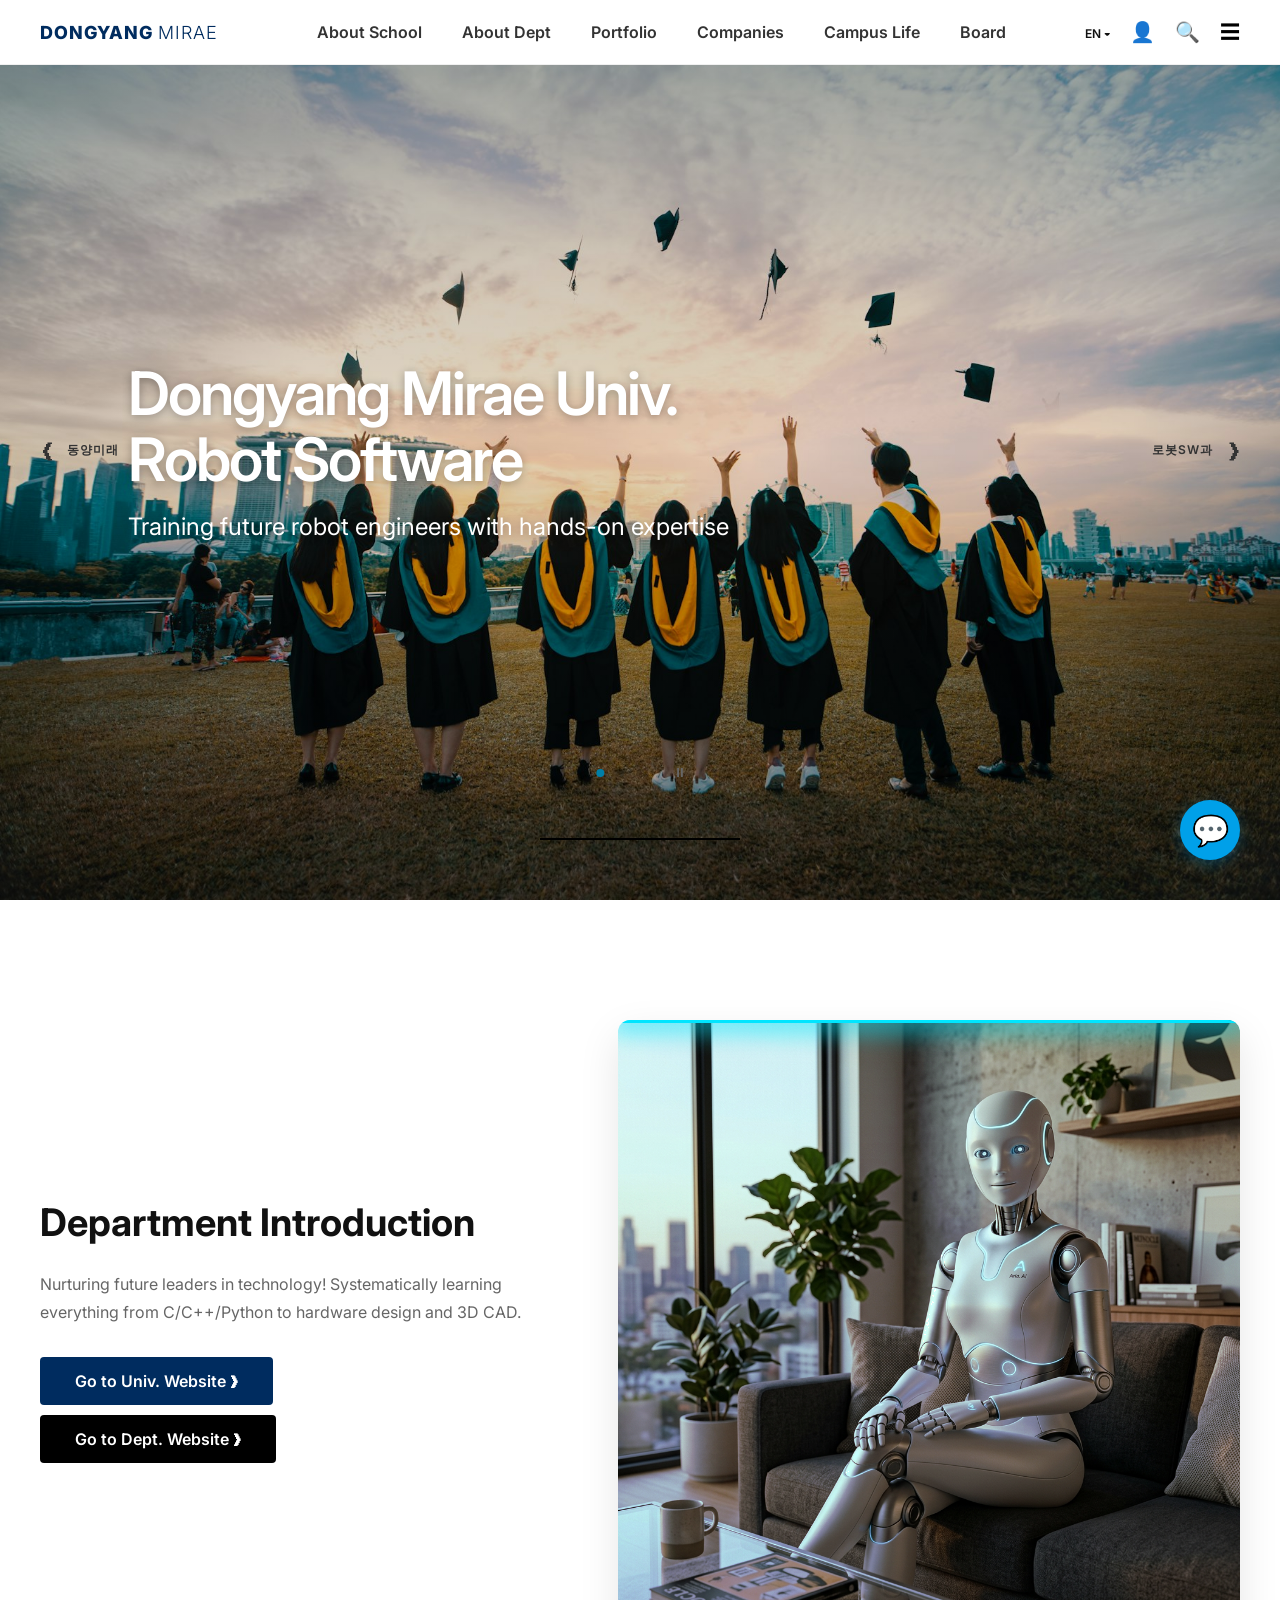
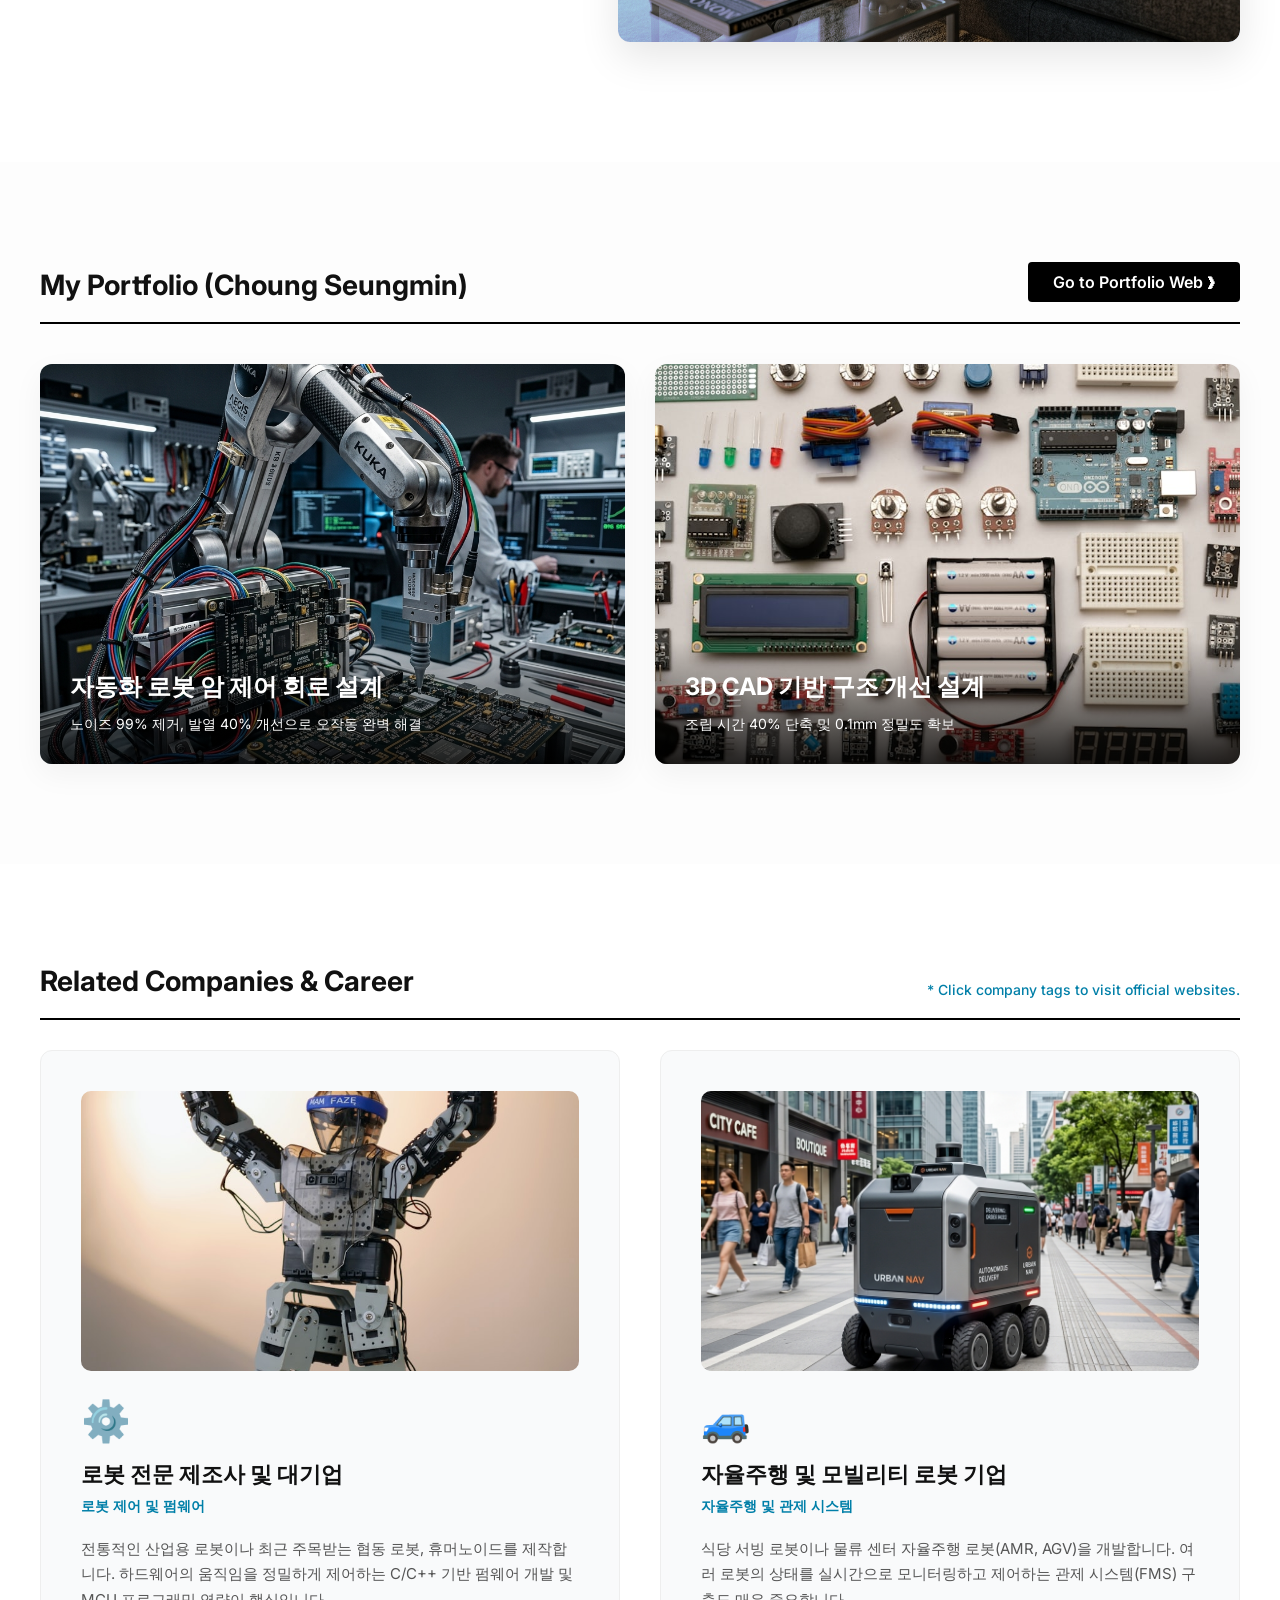
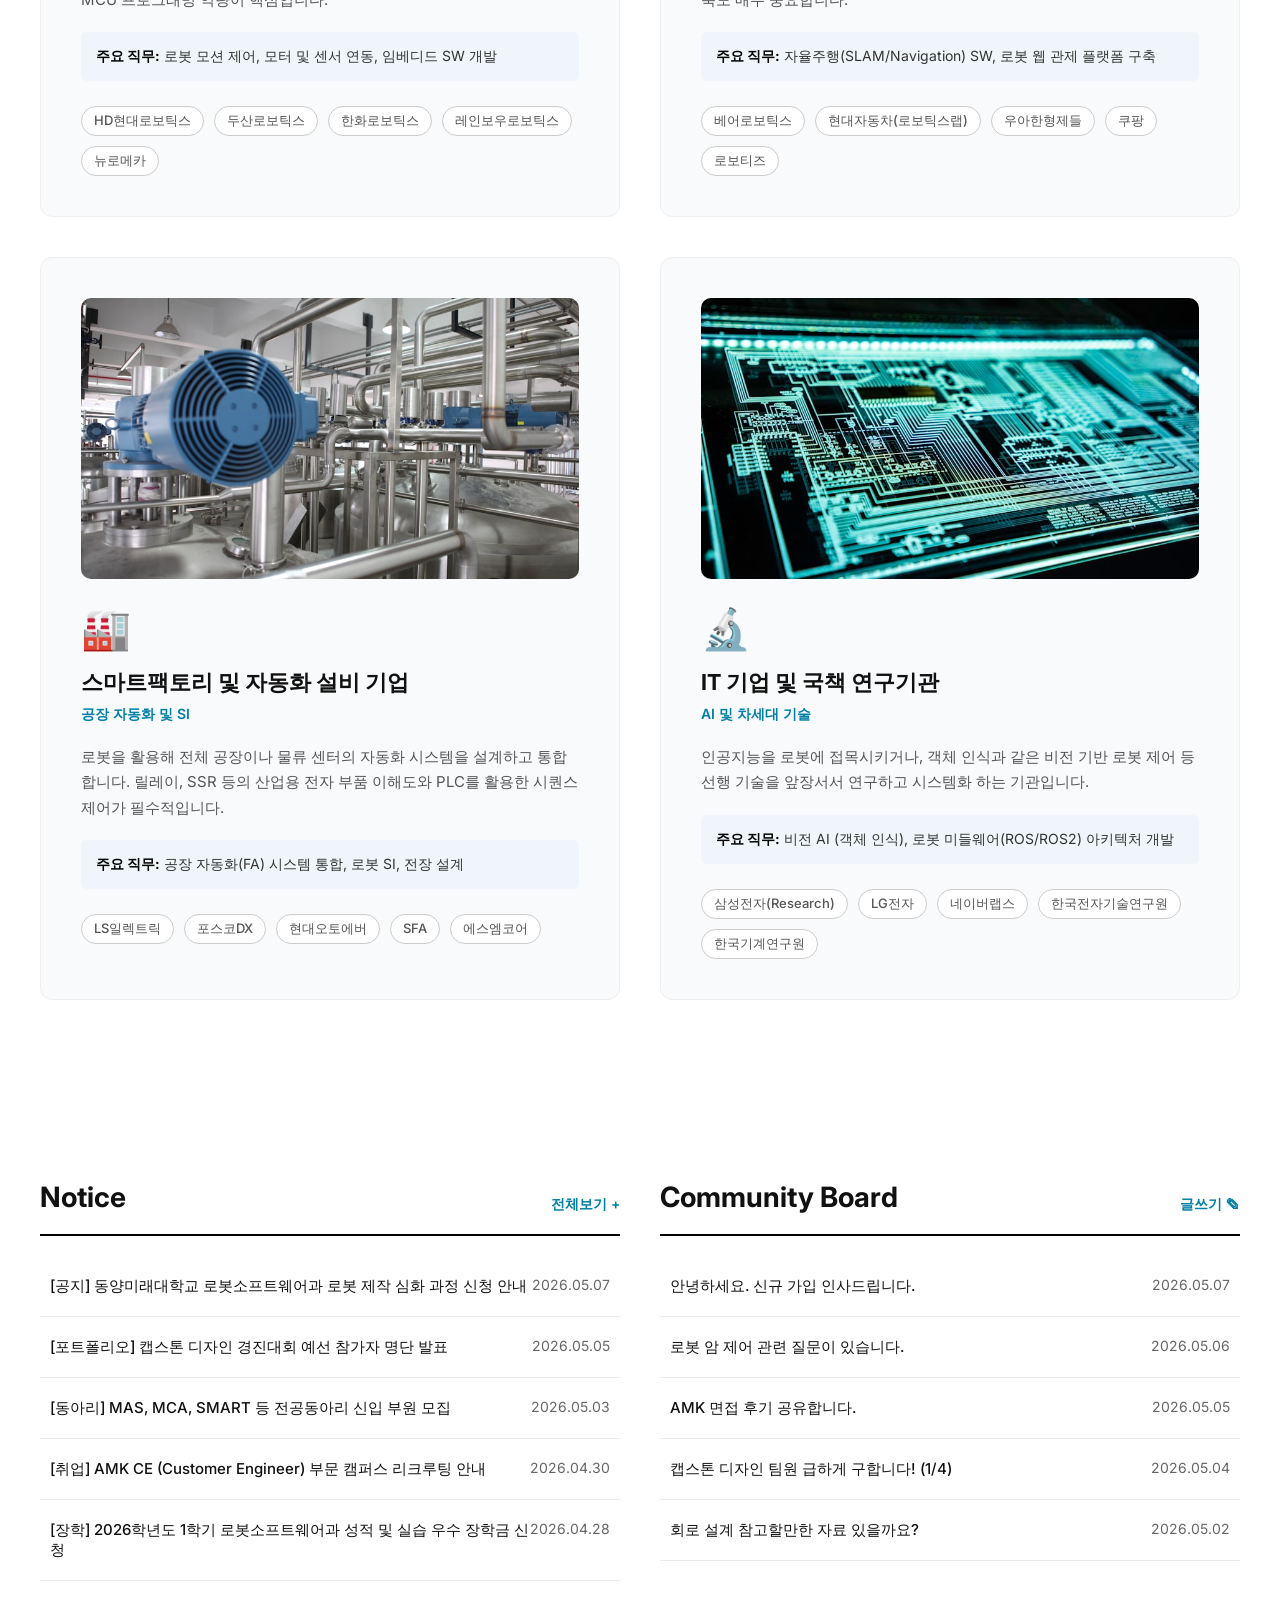
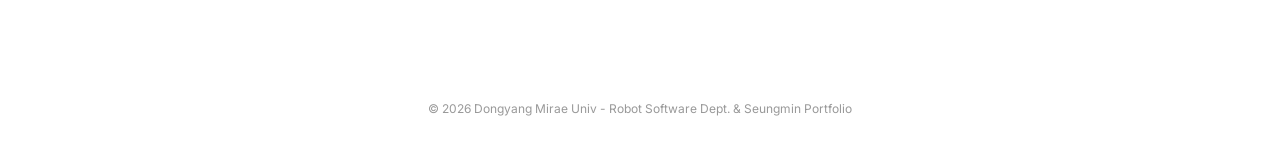
<file: homepage/index.html>
<!DOCTYPE html>
<html lang="ko">
<head>
    <meta charset="UTF-8">
    <meta name="viewport" content="width=device-width, initial-scale=1.0">
    <title>Hyundai Style School Homepage</title>
    <link rel="stylesheet" href="style.css">
    <link href="https://fonts.googleapis.com/css2?family=Inter:wght@300;400;600;700&display=swap" rel="stylesheet">
</head>
<body>
    <header class="header">
        <div id="scroll-progress-container">
            <div id="scroll-progress-bar"></div>
        </div>
        <div class="header-container">
            <div class="logo">
                <a href="#">DONGYANG <span style="font-weight:300">MIRAE</span></a>
            </div>
            <nav class="nav">
                <ul>
                    <li><a href="https://www.dongyang.ac.kr/dmu/4339/subview.do" target="_blank" data-i18n="nav_school">학교소개</a></li>
                    <li><a href="#dept" data-i18n="nav_dept">학과소개</a></li>
                    <li><a href="#portfolio" data-i18n="nav_portfolio">나의 포트폴리오</a></li>
                    <li><a href="#company" data-i18n="nav_company">관련 회사</a></li>
                    <li><a href="https://www.dongyang.ac.kr/dmu/4811/subview.do" target="_blank" data-i18n="nav_life">학교생활</a></li>
                    <li><a href="#board" data-i18n="nav_board">게시판</a></li>
                </ul>
            </nav>
            <div class="header-icons">
                <div class="lang-dropdown">
                    <span class="lang-select">KR ▾</span>
                    <ul class="lang-menu">
                        <li><a href="#" data-lang="KR">KR</a></li>
                        <li><a href="#" data-lang="EN">EN</a></li>
                        <li><a href="#" data-lang="CN">CN</a></li>
                        <li><a href="#" data-lang="JP">JP</a></li>
                    </ul>
                </div>
                <button class="icon-btn user-btn">👤</button>
                <button class="icon-btn search-btn">🔍</button>
                <button class="icon-btn menu-btn">☰</button>
            </div>
        </div>
    </header>

    <main>
        <!-- Hero Slider Section -->
        <section class="hero-slider">
            <div class="slider-container">
                <div class="slide active">
                    <img src="hero1.jpg" alt="동양미래대학교 캠퍼스 전경">
                    <div class="slide-content animate-on-load">
                        <h1 style="font-size: 60px;" data-i18n="hero1_title">동양미래대학교<br>로봇소프트웨어과</h1>
                        <p style="font-size: 24px; margin-top: 20px;" data-i18n="hero1_desc">현장 실무 중심의 미래 로봇 엔지니어 양성</p>
                    </div>
                </div>
                <div class="slide">
                    <img src="hero2.jpg" alt="로봇 제어 기술 및 포트폴리오">
                    <div class="slide-content animate-on-load">
                        <h1 style="font-size: 60px;" data-i18n="hero2_title">Choung Seungmin<br>Portfolio</h1>
                        <p style="font-size: 24px; margin-top: 20px;" data-i18n="hero2_desc">AMK Maintenance Engineer Candidate</p>
                    </div>
                </div>
                <div class="slide">
                    <img src="hero3.jpg" alt="전자회로 분석 및 엔지니어링">
                    <div class="slide-content animate-on-load">
                        <h1 style="font-size: 60px;" data-i18n="hero3_title">트러블슈팅과<br>혁신적 문제해결</h1>
                        <p style="font-size: 24px; margin-top: 20px;" data-i18n="hero3_desc">전자회로 분석 및 3D CAD 정밀 설계 역량</p>
                    </div>
                </div>
            </div>

            <!-- Hero Nav Arrows -->
            <div class="hero-nav-arrow left-arrow">❮ <span class="nav-text">동양미래</span></div>
            <div class="hero-nav-arrow right-arrow"><span class="nav-text">로봇SW과</span> ❯</div>

            <div class="slider-bottom-controls">
                <div class="slider-dots">
                    <span class="dot active"></span>
                    <span class="dot"></span>
                    <span class="dot"></span>
                    <button class="pause-btn">II</button>
                </div>
            </div>

            <!-- Scroll Indicator -->
            <div class="scroll-line"></div>
        </section>

        <!-- Department Section -->
        <section id="dept" class="content-section fade-in">
            <div class="container">
                <div class="section-image-text">
                    <div class="text-content">
                        <h2 data-i18n="dept_title">로봇소프트웨어과 학과소개</h2>
                        <p data-i18n="dept_desc">미래 기술을 선도하는 현장 실무형 인재 양성! C, C++, Python 프로그래밍부터 하드웨어 회로 설계, 3D CAD까지 전문 지식을 체계적으로 배웁니다.</p>
                        <div style="display: flex; flex-direction: column; gap: 10px; align-items: flex-start;">
                            <a href="https://www.dongyang.ac.kr/sites/dmu/index.do" target="_blank" class="primary-btn" style="background-color: var(--primary-color);" aria-label="동양미래대학교 홈페이지로 이동" data-i18n="btn_school">학교 홈페이지 가기 ❯</a>
                            <a href="https://www.dongyang.ac.kr/dmu/4495/subview.do" target="_blank" class="primary-btn" aria-label="로봇소프트웨어과 학과 홈페이지로 이동" data-i18n="btn_dept">학과 홈페이지 가기 ❯</a>
                        </div>
                    </div>
                    <div class="image-content ai-wrapper">
                        <img src="sleek_robot_ai.png" alt="로봇소프트웨어과 미래 피지컬 AI 실습 이미지">
                        <div class="ai-scanner-line"></div>
                        <div class="ai-scanner-overlay"></div>
                    </div>
                </div>
            </div>
        </section>

        <!-- Portfolio Section -->
        <section id="portfolio" class="portfolio-section fade-in">
            <div class="container">
                <div class="section-header" style="display: flex; justify-content: space-between; align-items: flex-end;">
                    <h2 style="margin-bottom: 0;" data-i18n="port_title">나의 포트폴리오 (Choung Seungmin)</h2>
                    <a href="https://my-web-6f7k.vercel.app/" target="_blank" class="primary-btn" style="padding: 10px 25px;" aria-label="포트폴리오 전체 보기" data-i18n="btn_port_web">포트폴리오 웹사이트 가기 ❯</a>
                </div>
                <div class="portfolio-grid">
                    <div class="portfolio-card">
                        <img src="robot_arm_circuit.png" alt="자동화 로봇 암 제어 회로 설계 프로토타입">
                        <div class="card-info">
                            <h3>자동화 로봇 암 제어 회로 설계</h3>
                            <span style="font-size: 14px;">노이즈 99% 제거, 발열 40% 개선으로 오작동 완벽 해결</span>
                        </div>
                    </div>
                    <div class="portfolio-card">
                        <img src="port2.jpg" alt="3D CAD 기반 로봇 하드웨어 도면 설계">
                        <div class="card-info">
                            <h3>3D CAD 기반 구조 개선 설계</h3>
                            <span style="font-size: 14px;">조립 시간 40% 단축 및 0.1mm 정밀도 확보</span>
                        </div>
                    </div>
                </div>
            </div>
        </section>

        <!-- Company Section -->
        <section id="company" class="company-section fade-in">
            <div class="container">
                <div class="section-header">
                    <h2 data-i18n="comp_title">관련 회사 및 진출 분야</h2>
                    <span style="font-size: 14px; color: #007fa8; font-weight: 500; margin-left: 20px; vertical-align: bottom;" data-i18n="comp_notice">* 회사 태그를 클릭하시면 공식 홈페이지로 연결됩니다.</span>
                </div>
                <div class="company-grid">
                    <!-- Category 1 -->
                    <div class="company-card">
                        <img src="comp1.jpg" alt="로봇 제조사">
                        <div class="company-icon">⚙️</div>
                        <h3>로봇 전문 제조사 및 대기업</h3>
                        <span class="company-subtitle">로봇 제어 및 펌웨어</span>
                        <p>전통적인 산업용 로봇이나 최근 주목받는 협동 로봇, 휴머노이드를 제작합니다. 하드웨어의 움직임을 정밀하게 제어하는 C/C++ 기반 펌웨어 개발 및 MCU 프로그래밍 역량이 핵심입니다.</p>
                        <div class="company-roles"><strong>주요 직무:</strong> 로봇 모션 제어, 모터 및 센서 연동, 임베디드 SW 개발</div>
                        <div class="company-tags">
                            <a href="http://www.hd-hyundairobotics.com" target="_blank" aria-label="HD현대로보틱스">HD현대로보틱스</a>
                            <a href="https://www.doosanrobotics.com" target="_blank" aria-label="두산로보틱스">두산로보틱스</a>
                            <a href="https://www.hanwharobotics.com" target="_blank" aria-label="한화로보틱스">한화로보틱스</a>
                            <a href="https://www.rainbow-robotics.com" target="_blank" aria-label="레인보우로보틱스">레인보우로보틱스</a>
                            <a href="https://neuromeka.com" target="_blank" aria-label="뉴로메카">뉴로메카</a>
                        </div>
                    </div>
                    <!-- Category 2 -->
                    <div class="company-card">
                        <img src="mobility_robot_ai.png" alt="자율주행 및 모빌리티">
                        <div class="company-icon">🚙</div>
                        <h3>자율주행 및 모빌리티 로봇 기업</h3>
                        <span class="company-subtitle">자율주행 및 관제 시스템</span>
                        <p>식당 서빙 로봇이나 물류 센터 자율주행 로봇(AMR, AGV)을 개발합니다. 여러 로봇의 상태를 실시간으로 모니터링하고 제어하는 관제 시스템(FMS) 구축도 매우 중요합니다.</p>
                        <div class="company-roles"><strong>주요 직무:</strong> 자율주행(SLAM/Navigation) SW, 로봇 웹 관제 플랫폼 구축</div>
                        <div class="company-tags">
                            <a href="https://www.bearrobotics.ai" target="_blank" aria-label="베어로보틱스">베어로보틱스</a>
                            <a href="https://www.hyundaimotorgroup.com" target="_blank" aria-label="현대자동차(로보틱스랩)">현대자동차(로보틱스랩)</a>
                            <a href="https://www.woowahan.com" target="_blank" aria-label="우아한형제들">우아한형제들</a>
                            <a href="https://www.coupang.jobs" target="_blank" aria-label="쿠팡">쿠팡</a>
                            <a href="https://www.robotis.com" target="_blank" aria-label="로보티즈">로보티즈</a>
                        </div>
                    </div>
                    <!-- Category 3 -->
                    <div class="company-card">
                        <img src="comp3.jpg" alt="스마트팩토리 설비">
                        <div class="company-icon">🏭</div>
                        <h3>스마트팩토리 및 자동화 설비 기업</h3>
                        <span class="company-subtitle">공장 자동화 및 SI</span>
                        <p>로봇을 활용해 전체 공장이나 물류 센터의 자동화 시스템을 설계하고 통합합니다. 릴레이, SSR 등의 산업용 전자 부품 이해도와 PLC를 활용한 시퀀스 제어가 필수적입니다.</p>
                        <div class="company-roles"><strong>주요 직무:</strong> 공장 자동화(FA) 시스템 통합, 로봇 SI, 전장 설계</div>
                        <div class="company-tags">
                            <a href="https://www.lselectric.co.kr" target="_blank" aria-label="LS일렉트릭">LS일렉트릭</a>
                            <a href="https://www.poscodx.com" target="_blank" aria-label="포스코DX">포스코DX</a>
                            <a href="https://www.hyundai-autoever.com" target="_blank" aria-label="현대오토에버">현대오토에버</a>
                            <a href="https://www.sfa.co.kr" target="_blank" aria-label="SFA">SFA</a>
                            <a href="https://www.smcore.com" target="_blank" aria-label="에스엠코어">에스엠코어</a>
                        </div>
                    </div>
                    <!-- Category 4 -->
                    <div class="company-card">
                        <img src="comp4.jpg" alt="IT 및 AI 기술">
                        <div class="company-icon">🔬</div>
                        <h3>IT 기업 및 국책 연구기관</h3>
                        <span class="company-subtitle">AI 및 차세대 기술</span>
                        <p>인공지능을 로봇에 접목시키거나, 객체 인식과 같은 비전 기반 로봇 제어 등 선행 기술을 앞장서서 연구하고 시스템화 하는 기관입니다.</p>
                        <div class="company-roles"><strong>주요 직무:</strong> 비전 AI (객체 인식), 로봇 미들웨어(ROS/ROS2) 아키텍처 개발</div>
                        <div class="company-tags">
                            <a href="https://research.samsung.com" target="_blank" aria-label="삼성전자(Research)">삼성전자(Research)</a>
                            <a href="https://www.lge.co.kr/robots" target="_blank" aria-label="LG전자">LG전자</a>
                            <a href="https://www.naverlabs.com" target="_blank" aria-label="네이버랩스">네이버랩스</a>
                            <a href="https://www.keti.re.kr/main/main.php" target="_blank" aria-label="한국전자기술연구원">한국전자기술연구원</a>
                            <a href="https://www.kimm.re.kr/" target="_blank" aria-label="한국기계연구원">한국기계연구원</a>
                        </div>
                    </div>
                </div>
            </div>
        </section>

        <!-- Dynamic Content Sections -->
        <section id="board" class="board-section fade-in">
            <div class="container board-flex-container">
                <!-- Notice Board -->
                <div class="board-half">
                    <div class="section-header">
                        <h2 data-i18n="board_notice">공지사항</h2>
                        <a href="https://www.dongyang.ac.kr/dmu/4903/subview.do" target="_blank" class="more-btn">전체보기 +</a>
                    </div>
                    <div class="board-container">
                        <div class="board-list" id="board-list">
                            <div class="board-item loading">데이터를 불러오는 중입니다...</div>
                        </div>
                    </div>
                </div>

                <!-- Free Board (Dynamic) -->
                <div class="board-half">
                    <div class="section-header">
                        <h2 data-i18n="board_free">자유게시판 (Community)</h2>
                        <button id="write-post-btn" class="more-btn" style="background:none; border:none; cursor:pointer;" aria-label="새 글 작성하기">글쓰기 ✎</button>
                    </div>
                    <div class="board-container">
                        <div class="board-list" id="free-board-list">
                            <!-- JS will populate this -->
                        </div>
                    </div>
                </div>
            </div>
        </section>
    </main>

    <!-- Floating Chatbot -->
    <div class="chatbot-floating" id="chatbot-btn" aria-label="챗봇 열기">
        <div class="bot-icon">💬</div>
    </div>
    
    <!-- Chatbot Window -->
    <div class="chat-window" id="chat-window">
        <div class="chat-header">
            <h3>DMU AI 챗봇</h3>
            <button class="close-chat" id="close-chat">✕</button>
        </div>
        <div class="chat-messages" id="chat-messages">
            <div class="message bot">안녕하세요! 동양미래대학교 로봇소프트웨어과 AI 챗봇입니다. 무엇을 도와드릴까요?</div>
        </div>
        <div class="chat-input-area">
            <input type="text" id="chat-input" placeholder="메시지를 입력하세요..." aria-label="채팅 입력">
            <button id="chat-send">전송</button>
        </div>
    </div>

    <!-- Login Modal -->
    <div class="modal overlay" id="login-modal" role="dialog" aria-modal="true">
        <div class="modal-content login-box">
            <button class="close-btn login-close" aria-label="창 닫기">✕</button>
            <h2>Welcome Back</h2>
            <p>동양미래대학교 웹사이트에 오신 것을 환영합니다.</p>
            <form class="login-form">
                <input type="text" placeholder="아이디" required aria-label="아이디">
                <input type="password" placeholder="비밀번호" required aria-label="비밀번호">
                <button type="submit" class="primary-btn login-submit">로그인</button>
            </form>
            <div class="modal-links">
                <a href="#">아이디 찾기</a>
                <span class="divider">|</span>
                <a href="#">비밀번호 찾기</a>
                <span class="divider">|</span>
                <a href="#">회원가입</a>
            </div>
        </div>
    </div>

    <!-- Write Post Modal (Dynamic Board) -->
    <div class="modal overlay" id="write-modal" role="dialog" aria-modal="true">
        <div class="modal-content login-box">
            <button class="close-btn write-close" aria-label="창 닫기">✕</button>
            <h2>새 게시글 작성</h2>
            <p>자유롭게 여러분의 의견을 남겨주세요. (Firebase 기능 연동 가능)</p>
            <form id="write-form" style="margin-top:20px;">
                <input type="text" id="post-title" placeholder="게시글 제목을 입력하세요" required style="width:100%; padding: 15px; margin-bottom: 20px; border: 1px solid #ddd; border-radius: 6px; font-size: 15px;" aria-label="제목">
                <textarea id="post-content" placeholder="내용을 입력하세요..." required style="width: 100%; height: 120px; padding: 15px; margin-bottom: 20px; border: 1px solid #ddd; border-radius: 6px; font-size: 15px; resize:none;" aria-label="내용"></textarea>
                <button type="submit" class="primary-btn" style="width:100%; font-size:16px;">게시글 등록하기</button>
            </form>
        </div>
    </div>

    <!-- Search Overlay -->
    <div class="search-overlay" id="search-overlay">
        <button class="close-btn search-close">✕</button>
        <div class="search-container">
            <h2 style="margin-bottom: 20px; font-weight: 300;">무엇을 찾으십니까?</h2>
            <div class="search-bar">
                <input type="text" id="main-search-input" placeholder="검색어를 입력해주세요.">
                <button class="icon-btn" id="main-search-btn">🔍</button>
            </div>
            <div class="popular-searches">
                <span>인기 검색어:</span>
                <a href="#">수강신청</a>
                <a href="#">장학금</a>
                <a href="#">학사일정</a>
                <a href="#">취업정보</a>
            </div>
        </div>
    </div>

    <!-- Full Screen Menu -->
    <div class="full-menu" id="full-menu">
        <button class="close-btn menu-close">✕</button>
        <div class="full-menu-container">
            <div class="menu-column">
                <h3>학교소개</h3>
                <ul>
                    <li><a href="#">총장인사말</a></li>
                    <li><a href="#">건학이념</a></li>
                    <li><a href="#">연혁</a></li>
                    <li><a href="#">캠퍼스 맵</a></li>
                    <li><a href="#">오시는 길</a></li>
                </ul>
            </div>
            <div class="menu-column">
                <h3>학과소개</h3>
                <ul>
                    <li><a href="#">로봇소프트웨어과</a></li>
                    <li><a href="#">기계공학부</a></li>
                    <li><a href="#">전기전자통신공학부</a></li>
                    <li><a href="#">컴퓨터공학부</a></li>
                    <li><a href="#">경영학부</a></li>
                </ul>
            </div>
            <div class="menu-column">
                <h3>학교생활</h3>
                <ul>
                    <li><a href="#">학사일정</a></li>
                    <li><a href="#">수강신청</a></li>
                    <li><a href="#">장학안내</a></li>
                    <li><a href="#">증명서 발급</a></li>
                    <li><a href="#">학식 메뉴</a></li>
                </ul>
            </div>
            <div class="menu-column">
                <h3>포트폴리오 & 기업</h3>
                <ul>
                    <li><a href="#">Choung Seungmin</a></li>
                    <li><a href="#">학생 우수작</a></li>
                    <li><a href="#">산학협력단</a></li>
                    <li><a href="#">가족회사 안내</a></li>
                    <li><a href="#">취업 지원 센터</a></li>
                </ul>
            </div>
        </div>
    </div>

    <footer class="footer">
        <div class="container">
            <p data-i18n="footer_text">&copy; 2026 Dongyang Mirae University - Robot Software Dept. & Seung-Min Portfolio.</p>
        </div>
    </footer>

    <script src="main.js"></script>
</body>
</html>
</file>
<file: homepage/style.css>
:root {
    --primary-color: #002C5F;
    --text-color: #111;
    --light-text: #666;
    --white: #ffffff;
    --transition: all 0.5s cubic-bezier(0.165, 0.84, 0.44, 1);
    --header-height: 65px;
}

* {
    margin: 0;
    padding: 0;
    box-sizing: border-box;
}

body {
    font-family: 'Inter', sans-serif;
    color: var(--text-color);
    background: #fff;
}

a {
    text-decoration: none;
    color: inherit;
}

ul {
    list-style: none;
}

.container {
    max-width: 1400px;
    margin: 0 auto;
    padding: 0 40px;
}

/* Header */
.header {
    height: var(--header-height);
    position: fixed;
    top: 0;
    left: 0;
    width: 100%;
    background: #fff;
    z-index: 1000;
    border-bottom: 1px solid #f0f0f0;
    transition: var(--transition);
}

#scroll-progress-container {
    position: absolute;
    bottom: -1px;
    /* Overlay the border */
    left: 0;
    width: 100%;
    height: 2px;
    background: transparent;
    z-index: 1001;
}

#scroll-progress-bar {
    height: 100%;
    width: 0%;
    background: var(--primary-color);
    transition: width 0.1s ease-out;
}

.header-container {
    width: 100%;
    max-width: 1920px;
    height: 100%;
    margin: 0 auto;
    padding: 0 40px;
    display: flex;
    align-items: center;
}

.logo {
    margin-right: 50px;
}

.logo a {
    font-size: 18px;
    font-weight: 800;
    letter-spacing: 1px;
    color: var(--primary-color);
}

.nav {
    flex: 1;
    display: flex;
    justify-content: center;
}

.nav ul {
    display: flex;
    gap: 40px;
}

.nav ul li a {
    font-size: 16px;
    font-weight: 600;
    color: #333;
    position: relative;
    padding: 10px 0;
}

.nav ul li a::after {
    content: '';
    position: absolute;
    bottom: 0;
    left: 0;
    width: 0;
    height: 2px;
    background: var(--primary-color);
    transition: width 0.3s;
}

.nav ul li a:hover::after {
    width: 100%;
}

.header-icons {
    display: flex;
    align-items: center;
    gap: 20px;
    margin-left: 30px;
}

.lang-select {
    font-size: 12px;
    font-weight: 600;
    cursor: pointer;
}

.icon-btn {
    background: none;
    border: none;
    font-size: 20px;
    cursor: pointer;
}

/* AI Scanner Animation Effect (Fixed) */
.ai-wrapper {
    position: relative;
    overflow: hidden;
    border-radius: 12px;
    box-shadow: 0 15px 40px rgba(0,0,0,0.1);
    display: flex;
}

.ai-wrapper img {
    width: 100%;
    height: auto;
    display: block;
    z-index: 1;
}

.ai-scanner-line {
    position: absolute;
    top: 0;
    left: 0;
    width: 100%;
    height: 3px;
    background: #00e5ff;
    box-shadow: 0 0 25px 8px rgba(0, 229, 255, 0.7);
    z-index: 10;
    animation: scannerMotion 2.5s ease-in-out infinite alternate;
}

.ai-scanner-overlay {
    position: absolute;
    top: 0;
    left: 0;
    width: 100%;
    height: 100%;
    background: linear-gradient(to bottom, rgba(0, 229, 255, 0.1), rgba(0, 60, 150, 0.25));
    mix-blend-mode: color-burn;
    z-index: 5;
    pointer-events: none;
}

@keyframes scannerMotion {
    0% { top: -2%; opacity: 0; }
    5% { opacity: 1; }
    95% { opacity: 1; }
    100% { top: 100%; opacity: 0; }
}

/* Hero Slider */
.hero-slider {
    position: relative;
    height: 100vh;
    overflow: hidden;
}

.hero-slider::after {
    content: '';
    position: absolute;
    top: 0;
    left: 0;
    width: 100%;
    height: 100%;
    background: linear-gradient(to bottom, rgba(0, 0, 0, 0.3) 0%, rgba(0, 0, 0, 0.1) 50%, rgba(0, 0, 0, 0.4) 100%);
    z-index: 1;
    pointer-events: none;
}

.slider-container {
    height: 100%;
}

.slide {
    position: absolute;
    top: 0;
    left: 0;
    width: 100%;
    height: 100%;
    opacity: 0;
    transition: opacity 1.2s ease-in-out;
}

.slide.active {
    opacity: 1;
}

.slide img {
    width: 100%;
    height: 100%;
    object-fit: cover;
}

.slide-content {
    position: absolute;
    top: 50%;
    left: 10%;
    transform: translateY(-50%);
    color: var(--white);
    z-index: 10;
    text-shadow: 0 2px 10px rgba(0, 0, 0, 0.3);
}

.slide-content h1 {
    font-size: 80px;
    font-weight: 600;
    letter-spacing: -2px;
    line-height: 1.1;
    margin-bottom: 20px;
}

/* Floating Login Box */
.floating-login {
    position: absolute;
    top: 120px;
    right: 150px;
    background: #fff;
    padding: 20px;
    display: flex;
    flex-direction: column;
    gap: 15px;
    z-index: 50;
    box-shadow: 0 4px 15px rgba(0, 0, 0, 0.05);
}

.floating-login a {
    font-size: 13px;
    font-weight: 600;
    color: #444;
    transition: color 0.3s;
}

.floating-login a:hover {
    color: var(--primary-color);
}

/* Hero Nav Arrows */
.hero-nav-arrow {
    position: absolute;
    top: 50%;
    transform: translateY(-50%);
    font-size: 24px;
    color: #333;
    cursor: pointer;
    z-index: 50;
    display: flex;
    align-items: center;
    gap: 15px;
    font-weight: 300;
}

.left-arrow {
    left: 40px;
}

.right-arrow {
    right: 40px;
}

.nav-text {
    font-size: 12px;
    font-weight: 600;
    letter-spacing: 1px;
}

.slider-bottom-controls {
    position: absolute;
    bottom: 120px;
    left: 50%;
    transform: translateX(-50%);
    z-index: 50;
    display: flex;
    align-items: center;
}

.slider-dots {
    display: flex;
    align-items: center;
    gap: 12px;
}

.dot {
    width: 8px;
    height: 8px;
    background: rgba(0, 0, 0, 0.2);
    border-radius: 50%;
    cursor: pointer;
}

.dot.active {
    background: #007fa8;
}

.pause-btn {
    background: none;
    border: none;
    margin-left: 20px;
    cursor: pointer;
    font-weight: 700;
    color: #666;
}

.scroll-line {
    position: absolute;
    bottom: 60px;
    left: 50%;
    transform: translateX(-50%);
    width: 100px;
    height: 2px;
    background: #000;
}

/* Shortcut Icons Section */
.shortcut-icons-section {
    padding: 80px 0;
}

.icon-grid {
    display: flex;
    justify-content: center;
    gap: 80px;
}

.icon-item {
    display: flex;
    flex-direction: column;
    align-items: center;
    gap: 15px;
    cursor: pointer;
}

.icon-circle {
    width: 60px;
    height: 60px;
    border: 1px solid #ddd;
    border-radius: 50%;
    display: flex;
    align-items: center;
    justify-content: center;
    font-size: 24px;
    transition: var(--transition);
}

.icon-item:hover .icon-circle {
    border-color: #000;
    transform: translateY(-5px);
}

.icon-item span {
    font-size: 13px;
    font-weight: 600;
}

/* Content Section */
.content-section {
    padding: 120px 0;
}

.section-image-text {
    display: flex;
    align-items: center;
    gap: 60px;
}

.section-image-text .text-content {
    flex: 1;
}

.section-image-text h2 {
    font-size: 38px;
    font-weight: 700;
    margin-bottom: 25px;
    color: #111;
}

.section-image-text p {
    font-size: 16px;
    color: var(--light-text);
    margin-bottom: 30px;
    line-height: 1.8;
}

.section-image-text .image-content {
    flex: 1.2;
}

.section-image-text .image-content img {
    width: 100%;
    border-radius: 12px;
    box-shadow: 0 15px 40px rgba(0, 0, 0, 0.1);
}

.primary-btn {
    display: inline-block;
    padding: 14px 35px;
    background: #000;
    color: var(--white);
    font-weight: 600;
    border-radius: 4px;
    transition: var(--transition);
}

.primary-btn:hover {
    background: var(--primary-color);
}

/* Portfolio Grid */
.portfolio-section {
    padding: 100px 0;
    background: #fdfdfd;
}

.portfolio-grid {
    display: grid;
    grid-template-columns: 1fr 1fr;
    gap: 30px;
    margin-top: 40px;
}

.portfolio-card {
    position: relative;
    border-radius: 12px;
    overflow: hidden;
    height: 400px;
    box-shadow: 0 10px 30px rgba(0, 0, 0, 0.05);
}

.portfolio-card img {
    width: 100%;
    height: 100%;
    object-fit: cover;
    transition: var(--transition);
}

.portfolio-card:hover img {
    transform: scale(1.05);
}

.card-info {
    position: absolute;
    bottom: 0;
    left: 0;
    width: 100%;
    padding: 30px;
    background: linear-gradient(transparent, rgba(0, 0, 0, 0.8));
    color: var(--white);
}

.card-info h3 {
    font-size: 24px;
    margin-bottom: 10px;
}

/* Company Section */
.company-section {
    padding: 100px 0;
    background: #fff;
}

.company-grid {
    display: grid;
    grid-template-columns: 1fr 1fr;
    gap: 40px;
    margin-top: 30px;
}

.company-card {
    background: #f9fafb;
    border: 1px solid #eee;
    border-radius: 12px;
    padding: 40px;
    transition: var(--transition);
}

.company-card:hover {
    box-shadow: 0 15px 35px rgba(0, 0, 0, 0.06);
    transform: translateY(-5px);
    border-color: #ddd;
}

.company-card img {
    width: 100%;
    aspect-ratio: 16 / 9;
    object-fit: cover;
    border-radius: 10px;
    margin-bottom: 25px;
    display: block;
}

.company-icon {
    font-size: 40px;
    margin-bottom: 15px;
}

.company-card h3 {
    font-size: 22px;
    color: #111;
    margin-bottom: 5px;
}

.company-subtitle {
    display: inline-block;
    font-size: 14px;
    color: #007fa8;
    font-weight: 600;
    margin-bottom: 20px;
}

.company-card p {
    font-size: 15px;
    color: #555;
    line-height: 1.7;
    margin-bottom: 20px;
}

.company-roles {
    font-size: 14px;
    padding: 15px;
    background: #eff5fa;
    border-radius: 6px;
    color: #333;
    margin-bottom: 25px;
}

.company-roles strong {
    color: #000;
}

.company-tags {
    display: flex;
    flex-wrap: wrap;
    gap: 10px;
}

.company-tags a,
.company-tags span {
    font-size: 13px;
    background: #fff;
    border: 1px solid #ccc;
    padding: 5px 12px;
    border-radius: 20px;
    color: #555;
    font-weight: 500;
    text-decoration: none;
    transition: var(--transition);
}

.company-tags a:hover {
    background: #f0f8ff;
    border-color: var(--primary-color);
    color: var(--primary-color);
}

/* Board */
.board-section {
    padding-bottom: 80px;
    padding-top: 80px;
}

.section-header {
    display: flex;
    justify-content: space-between;
    align-items: flex-end;
    padding-bottom: 20px;
    border-bottom: 2px solid #000;
    margin-bottom: 20px;
}

.section-header h2 {
    font-size: 28px;
    font-weight: 700;
}

.more-btn {
    font-size: 14px;
    font-weight: 600;
    color: #007fa8;
}

.board-item {
    display: flex;
    justify-content: space-between;
    padding: 20px 10px;
    border-bottom: 1px solid #eaeaea;
    transition: var(--transition);
}

.board-item:hover {
    background: #f9f9f9;
}

.board-item .title {
    font-size: 15px;
    font-weight: 500;
}

.board-item .date {
    font-size: 14px;
    color: var(--light-text);
}

/* Chat Window */
.chat-window {
    position: fixed;
    bottom: 110px;
    right: 40px;
    width: 350px;
    height: 500px;
    background: #fff;
    border-radius: 12px;
    box-shadow: 0 10px 40px rgba(0,0,0,0.15);
    display: none;
    flex-direction: column;
    z-index: 1000;
    overflow: hidden;
    transform: translateY(20px);
    opacity: 0;
    transition: all 0.3s ease;
}

.chat-window.active {
    display: flex;
    transform: translateY(0);
    opacity: 1;
}

.chat-header {
    background: #00a0e9;
    color: #fff;
    padding: 15px 20px;
    display: flex;
    justify-content: space-between;
    align-items: center;
}

.chat-header h3 {
    font-size: 16px;
    font-weight: 600;
    margin: 0;
}

.close-chat {
    background: none;
    border: none;
    color: #fff;
    font-size: 20px;
    cursor: pointer;
}

.chat-messages {
    flex: 1;
    padding: 20px;
    overflow-y: auto;
    display: flex;
    flex-direction: column;
    gap: 15px;
    background: #f9f9f9;
}

.message {
    max-width: 80%;
    padding: 12px 16px;
    border-radius: 15px;
    font-size: 14px;
    line-height: 1.5;
}

.message.bot {
    background: #e1f5fe;
    color: #005b82;
    align-self: flex-start;
    border-bottom-left-radius: 2px;
}

.message.user {
    background: #00a0e9;
    color: #fff;
    align-self: flex-end;
    border-bottom-right-radius: 2px;
}

.chat-input-area {
    display: flex;
    padding: 15px;
    border-top: 1px solid #eee;
    background: #fff;
}

#chat-input {
    flex: 1;
    border: 1px solid #ddd;
    padding: 10px 15px;
    border-radius: 20px;
    outline: none;
}

#chat-send {
    background: #00a0e9;
    color: #fff;
    border: none;
    padding: 0 15px;
    margin-left: 10px;
    border-radius: 20px;
    cursor: pointer;
    font-weight: 600;
}

/* Chatbot */
.chatbot-floating {
    position: fixed;
    bottom: 40px;
    right: 40px;
    width: 60px;
    height: 60px;
    background: #00a0e9;
    border-radius: 50%;
    display: flex;
    align-items: center;
    justify-content: center;
    color: #fff;
    font-size: 30px;
    cursor: pointer;
    box-shadow: 0 4px 15px rgba(0, 160, 233, 0.3);
    z-index: 1000;
}

/* Lang Dropdown */
.lang-dropdown {
    position: relative;
    display: inline-block;
}

.lang-menu {
    position: absolute;
    top: 100%;
    left: 0;
    background: #fff;
    min-width: 80px;
    box-shadow: 0 8px 16px rgba(0, 0, 0, 0.1);
    border-radius: 4px;
    display: none;
    flex-direction: column;
    padding: 5px 0;
    opacity: 0;
    transform: translateY(10px);
    transition: all 0.3s ease;
}

.lang-dropdown:hover .lang-menu {
    display: flex;
    opacity: 1;
    transform: translateY(0);
}

.lang-menu li a {
    padding: 10px 20px;
    display: block;
    font-size: 13px;
    font-weight: 500;
    transition: background 0.2s;
}

.lang-menu li a:hover {
    background: #f1f1f1;
    color: var(--primary-color);
}

/* Modals & Overlays Generic Styles */
.overlay {
    position: fixed;
    top: 0;
    left: 0;
    width: 100%;
    height: 100%;
    background: rgba(0, 0, 0, 0.6);
    z-index: 2000;
    display: none;
    align-items: center;
    justify-content: center;
    opacity: 0;
    transition: opacity 0.4s ease;
}

.overlay.active {
    display: flex;
    opacity: 1;
}

.close-btn {
    position: absolute;
    top: 30px;
    right: 40px;
    font-size: 30px;
    background: none;
    border: none;
    cursor: pointer;
    color: #333;
    transition: transform 0.3s;
}

.close-btn:hover {
    transform: rotate(90deg);
}

/* Login Modal */
.login-box {
    background: #fff;
    width: 450px;
    padding: 60px 50px;
    border-radius: 12px;
    position: relative;
    transform: translateY(50px);
    transition: transform 0.4s cubic-bezier(0.165, 0.84, 0.44, 1);
    box-shadow: 0 20px 60px rgba(0, 0, 0, 0.15);
}

.overlay.active .login-box {
    transform: translateY(0);
}

.login-box h2 {
    font-size: 32px;
    margin-bottom: 10px;
    font-weight: 700;
}

.login-box p {
    color: #666;
    margin-bottom: 30px;
    font-size: 14px;
}

.login-form input {
    width: 100%;
    padding: 15px 20px;
    margin-bottom: 15px;
    border: 1px solid #ddd;
    border-radius: 6px;
    font-size: 15px;
    transition: border-color 0.3s;
}

.login-form input:focus {
    outline: none;
    border-color: var(--primary-color);
}

.login-submit {
    width: 100%;
    margin-top: 10px;
    font-size: 16px;
    padding: 16px;
}

.modal-links {
    margin-top: 25px;
    text-align: center;
    font-size: 13px;
    color: #777;
}

.modal-links a {
    color: #777;
    margin: 0 5px;
    transition: color 0.3s;
}

.modal-links a:hover {
    color: var(--primary-color);
    text-decoration: underline;
}

.divider {
    color: #ddd;
}

/* Search Overlay */
.search-overlay {
    position: fixed;
    top: -100%;
    left: 0;
    width: 100%;
    height: 400px;
    background: #fff;
    z-index: 2000;
    display: flex;
    align-items: center;
    justify-content: center;
    box-shadow: 0 10px 30px rgba(0, 0, 0, 0.1);
    transition: top 0.6s cubic-bezier(0.165, 0.84, 0.44, 1);
}

.search-overlay.active {
    top: 0;
}

.search-container {
    width: 100%;
    max-width: 800px;
    padding: 0 40px;
}

.search-bar {
    display: flex;
    border-bottom: 2px solid #000;
    padding-bottom: 15px;
}

.search-bar input {
    flex: 1;
    border: none;
    font-size: 28px;
    outline: none;
}

.search-bar .icon-btn {
    font-size: 32px;
}

.popular-searches {
    margin-top: 20px;
    display: flex;
    gap: 15px;
    font-size: 14px;
    color: #666;
}

.popular-searches a {
    color: var(--primary-color);
    background: #f0f8ff;
    padding: 5px 15px;
    border-radius: 20px;
    transition: background 0.3s;
}

.popular-searches a:hover {
    background: #d4ebff;
}

/* Full Screen Menu */
.full-menu {
    position: fixed;
    top: 0;
    right: -100%;
    width: 100%;
    height: 100%;
    background: rgba(255, 255, 255, 0.98);
    z-index: 2000;
    display: flex;
    align-items: center;
    justify-content: center;
    transition: right 0.6s cubic-bezier(0.165, 0.84, 0.44, 1);
}

.full-menu.active {
    right: 0;
}

.full-menu-container {
    display: flex;
    gap: 80px;
    max-width: 1200px;
    width: 100%;
    padding: 0 40px;
}

.menu-column h3 {
    font-size: 24px;
    font-weight: 700;
    margin-bottom: 30px;
    border-bottom: 2px solid #000;
    padding-bottom: 10px;
}

.menu-column ul li {
    margin-bottom: 15px;
}

.menu-column ul li a {
    font-size: 18px;
    color: #444;
    font-weight: 500;
    transition: color 0.3s, transform 0.3s;
    display: inline-block;
}

.menu-column ul li a:hover {
    color: var(--primary-color);
    transform: translateX(10px);
}

/* Footer */
.footer {
    padding: 40px 0;
    text-align: center;
    font-size: 12px;
    color: #999;
}

/* Base Flex Utilities */
.board-flex-container {
    display: flex;
    gap: 40px;
}

.board-half {
    flex: 1;
}

/* Micro-interactions (Animations) */
.fade-in {
    opacity: 0;
    transform: translateY(30px);
    transition: opacity 0.8s ease-out, transform 0.8s ease-out;
}

.fade-in.appear {
    opacity: 1;
    transform: translateY(0);
}

.animate-on-load h1,
.animate-on-load p {
    opacity: 0;
    transform: translateY(20px);
    transition: opacity 1s ease-out, transform 1s ease-out;
}

.slide.active .animate-on-load h1 {
    opacity: 1;
    transform: translateY(0);
    transition-delay: 0.3s;
}

.slide.active .animate-on-load p {
    opacity: 1;
    transform: translateY(0);
    transition-delay: 0.6s;
}

/* Responsiveness (Mobile & Tablet) */
@media (max-width: 1024px) {
    .company-grid {
        grid-template-columns: 1fr;
    }
}

@media (max-width: 768px) {
    .header-container {
        padding: 0 20px;
    }

    .nav {
        display: none;
        /* Hidden on mobile by default, replaced by menu btn */
    }

    .slide-content h1 {
        font-size: 40px !important;
    }

    .slide-content p {
        font-size: 16px !important;
    }

    .floating-login {
        display: none;
    }

    .icon-grid {
        display: grid;
        grid-template-columns: repeat(3, 1fr);
        gap: 30px;
    }

    .board-flex-container {
        flex-direction: column;
    }

    .section-image-text {
        flex-direction: column;
    }

    .portfolio-grid {
        grid-template-columns: 1fr;
    }

    .full-menu-container {
        flex-direction: column;
        gap: 30px;
        overflow-y: auto;
        padding-top: 100px;
        padding-bottom: 50px;
        max-height: 100vh;
    }

    .login-box {
        width: 90%;
        padding: 40px 30px;
    }
}
</file>
